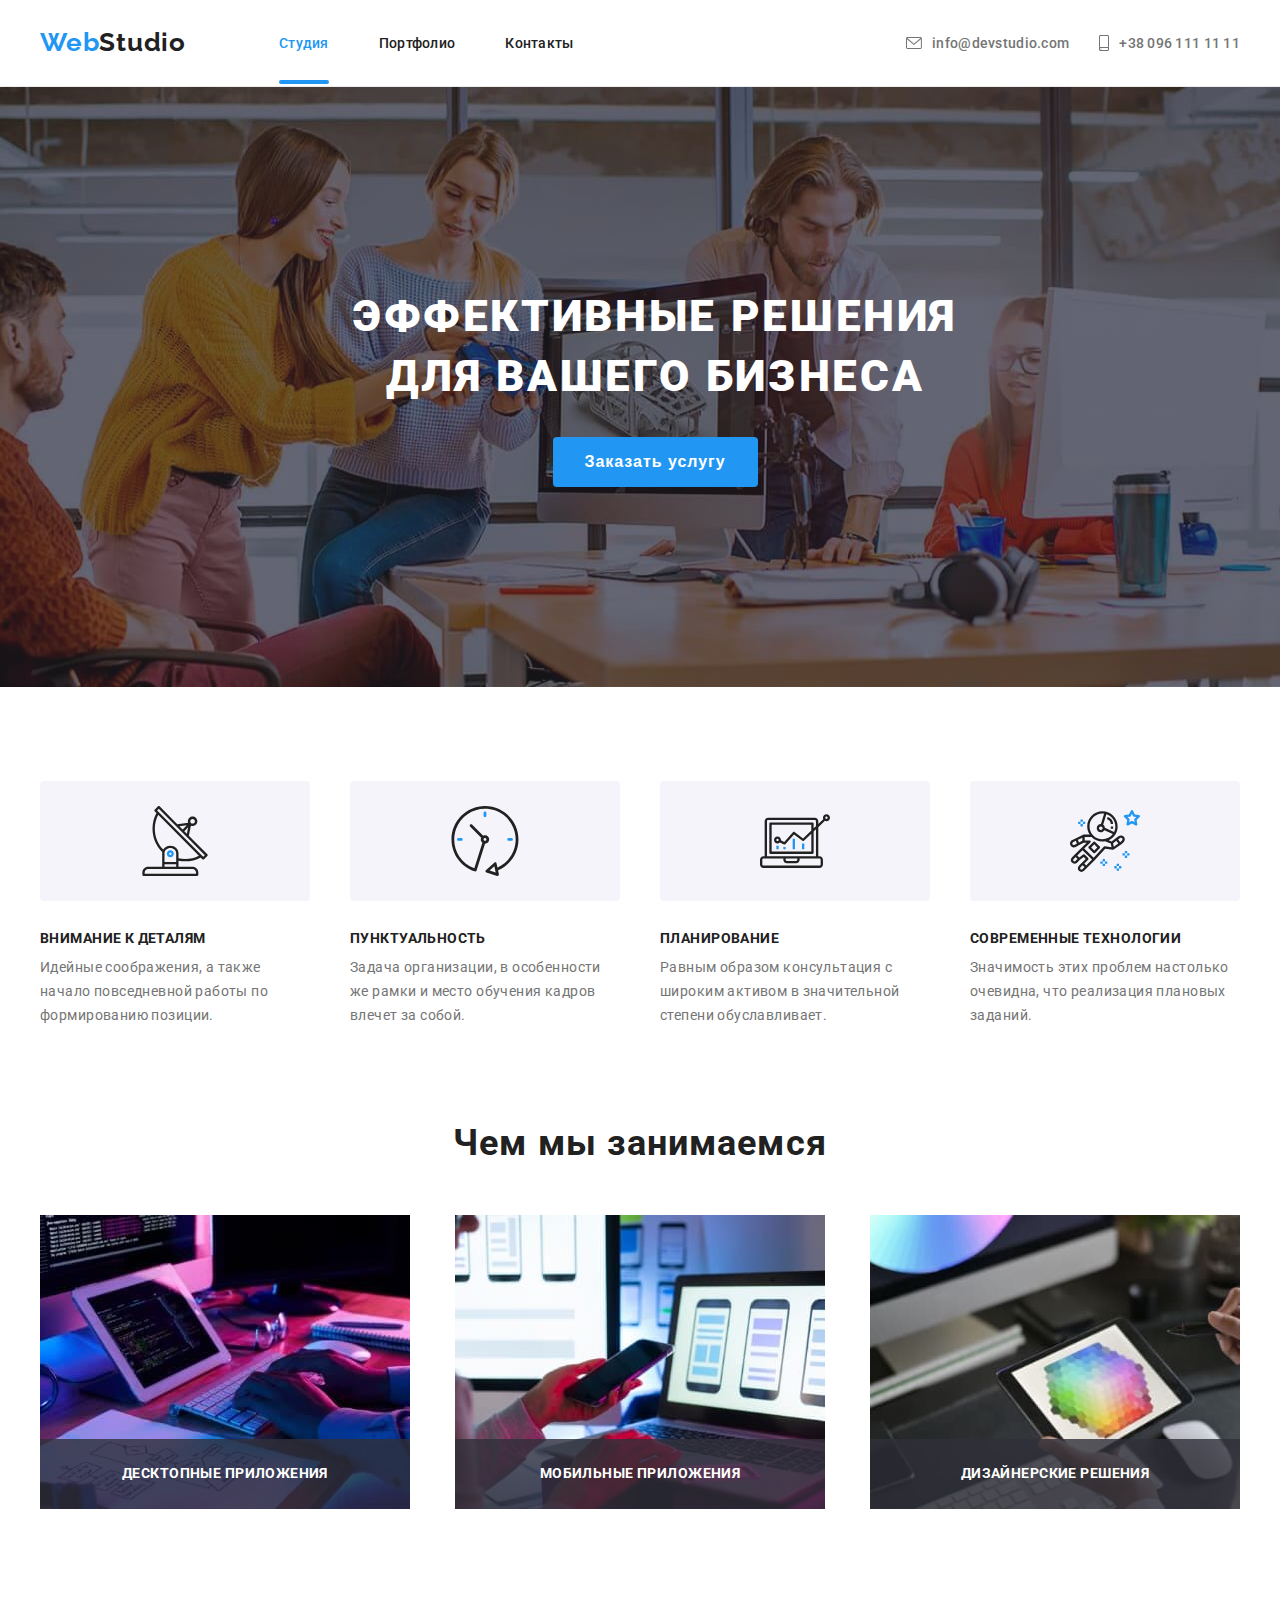
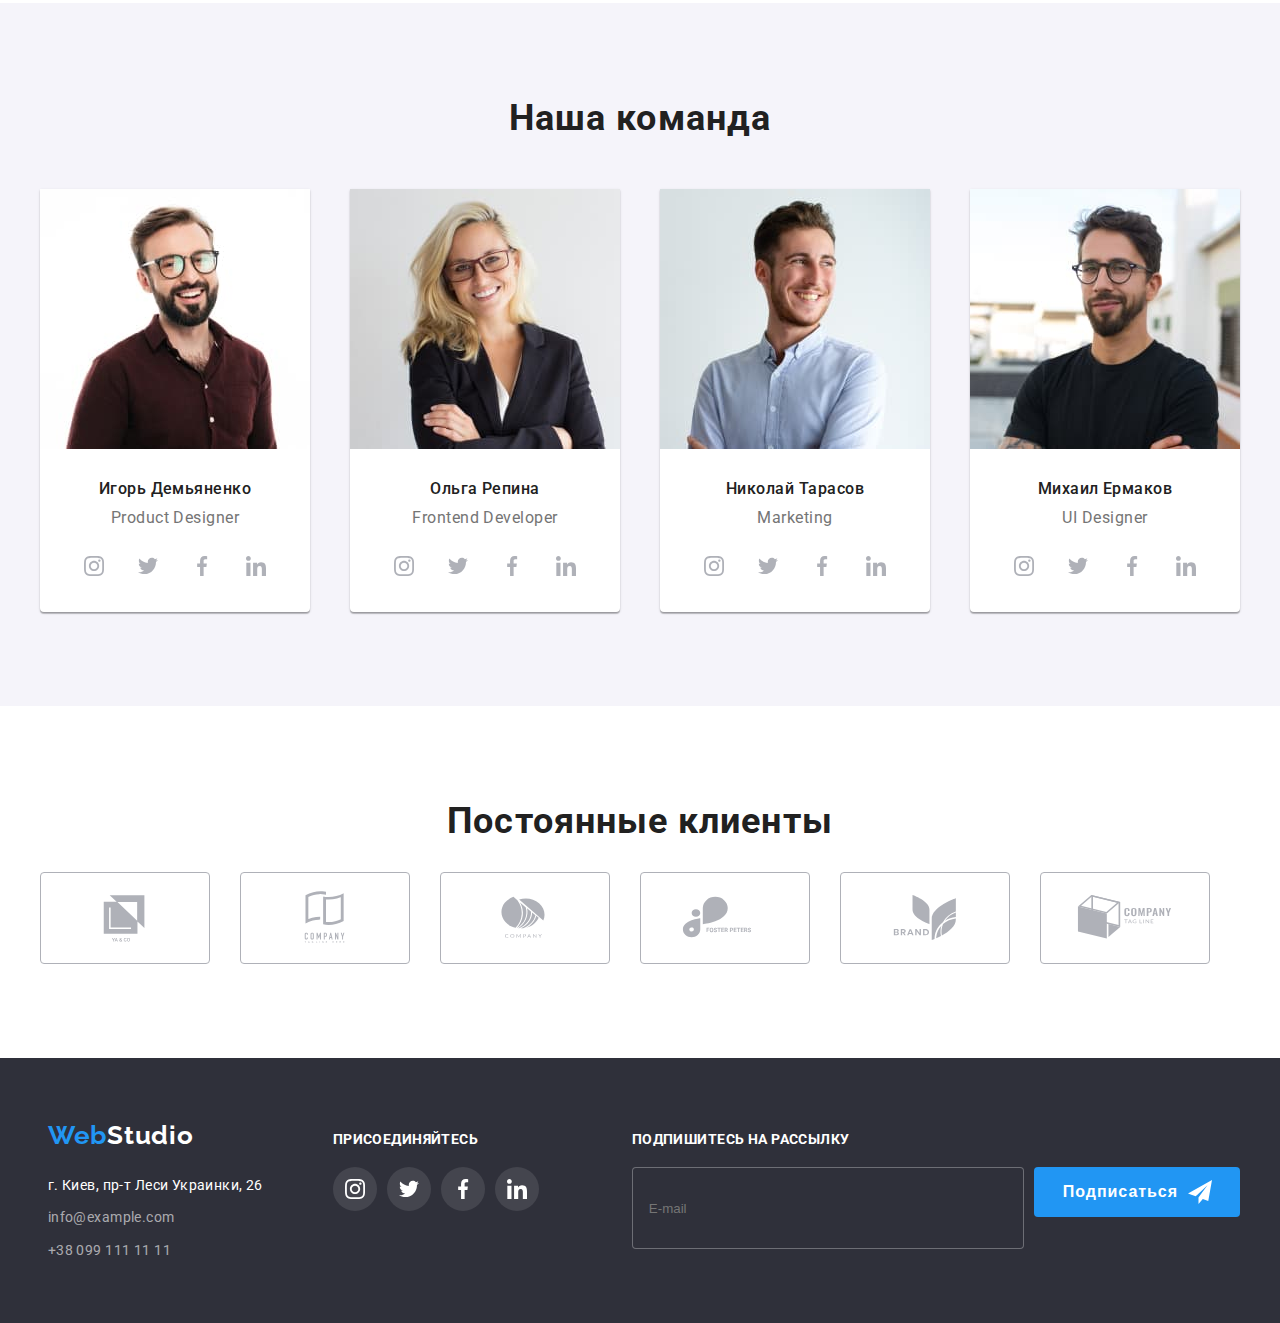
<file: index.html>
<!DOCTYPE html>
<html lang="en">
<head>
    <meta charset="UTF-8">
    <meta http-equiv="X-UA-Compatible" content="IE=edge">
    <meta name="viewport" content="width=device-width, initial-scale=1.0">
    <link rel="preconnect" href="https://fonts.googleapis.com">
    <link rel="preconnect" href="https://fonts.gstatic.com" crossorigin>
    <link href="https://fonts.googleapis.com/css2?family=Raleway:wght@700&family=Roboto:wght@400;500;700;900&display=swap"
    rel="stylesheet">
    <link rel="stylesheet" href="https://cdnjs.cloudflare.com/ajax/libs/modern-normalize/1.1.0/modern-normalize.min.css"
        integrity="sha512-wpPYUAdjBVSE4KJnH1VR1HeZfpl1ub8YT/NKx4PuQ5NmX2tKuGu6U/JRp5y+Y8XG2tV+wKQpNHVUX03MfMFn9Q=="
        crossorigin="anonymous" referrerpolicy="no-referrer" />
    <link rel="stylesheet" href="./css/main.min.css">
    <title>WebStudio</title>
</head>

<body>
    <header class="page-header">
        <div class="page-header__nav container">
            <a  class="page-header__logo" href="./index.html">
                <span class="page-header__logo-web">Web</span><span class="page-header__logo-studio">Studio</span>
            </a>
            <nav class="page-header__menu-mob menu-mob">
                <button class="menu-mob__burger js-open-menu" 
                    type="button" 
                    aria-expanded="false"
                    aria-controls="menu-mobile"
                    data-menu-button>
                    <svg width="40" height="40" aria-label="Переключатель мобильного меню">
                        <use class="menu-mob__icon" href="./images/icons.svg#menu"></use>
                    </svg>
                </button>
                <div class="menu-mob__container js-menu-container" id="menu-mob__container" data-menu>
                    <button class="menu-mob__burger--close js-close-menu">
                        <svg width="19" height="19">
                            <use href="./images/icons.svg#cross"></use>
                        </svg>
                    </button>
                    <ul class="menu-mob__list">
                        <li class="menu-mob__item list-style">
                            <a class="menu-mob__item-link current" href="index.html">Студия</a>
                        </li>
                        <li class="menu-mob__item list-style">
                            <a class="menu-mob__item-link" href="portfolio.html">Портфолио</a>
                        </li>
                        <li class="menu-mob__item list-style">
                            <a class="menu-mob__item-link" href="#">Контакты</a>
                        </li>
                    </ul>
                    <ul class="menu-mob__contact">
                        <li class="menu-mob__contact-item list-style">
                            <a class="contact-item__call" href="tel:+380961111111">+38 096 111 11 11</a>
                        </li>
                        <li class="menu-mob__contact-item list-style">
                            <a class="contact-item__mailto" href="mailto:info@devstudio.com">info@devstudio.com</a>
                        </li>
                    </ul>
                    <ul class="menu-mob__social">
                        <li class="menu-mob__social-item list-style">
                            <a class="menu-mob__social-link" href="#">Instagram</a>
                        </li>
                        <li class="menu-mob__social-item list-style">
                            <a class="menu-mob__social-link" href="#">Twitter</a>
                        </li>
                        <li class="menu-mob__social-item list-style">
                            <a class="menu-mob__social-link" href="#">Facebook</a>
                        </li>
                        <li class="menu-mob__social-item list-style">
                            <a class="menu-mob__social-link" href="#">LinkedIn</a>
                        </li>
                    </ul>
                </div>
                <div class="page-header__menu">
                    <ul class="menu__list">
                        <li class="menu__item list-style">
                            <a class="menu__link current" href="index.html">Студия</a>
                        </li>
                        <li class="menu__item list-style">
                            <a class="menu__link" href="portfolio.html">Портфолио</a>
                        </li>
                        <li class="menu__item list-style">
                            <a class="menu__link" href="#">Контакты</a>
                        </li>
                    </ul>
            </nav>
                    <ul class="menu__contacts">
                        <li class="menu__contact-item list-style">
                            <a class="menu__contact-mailto" href="mailto:info@devstudio.com">
                                <svg class="menu__contact-icon" width="16" height="12">
                                    <use href="./images/icons.svg#icon-envelope"></use>
                                </svg>info@devstudio.com
                            </a>
                        </li>
                        <li class="menu__contact-item list-style">
                            <a class="menu__contact-call" href="tel:+380961111111">
                                <svg class="menu__contact-icon" width="10" height="16">
                                    <use href="./images/icons.svg#icon-smartphone"></use>
                                </svg>+38 096 111 11 11
                            </a>
                        </li>
                    </ul> 
                </div>
        </div>
    </header>
    
    <main>
        <section class="hero">
            <div class="hero__wrapper container" >
                <h1 class="hero__title">Эффективные решения <br> для вашего бизнеса</h1>
                <button class="hero__button" type="button" data-modal-open>Заказать услугу</button>
                <div class="hero__backdrop is-hidden" data-modal>
                    <div class="modal">
                        <button class="modal__close" type="button" data-modal-close>
                            <svg class="modal__icon--cross">
                                <use href="./images/icons.svg#cross"></use>
                            </svg>
                        </button>
                        
                        <h4 class="modal__title">Оставьте свои данные, мы вам перезвоним</h4>
                        <form class="modal__form">
                            <div class="modal__form--field">
                                <label class="modal__form--label" for="name">Имя</label>
                                <input class="modal__form--input" type="text" name="name" id="name">
                                <svg class="modal__form--icon">
                                    <use href="./images/icons.svg#icon-person"></use>
                                </svg>
                            </div>
                            <div class="modal__form--field">
                                <label class="modal__form--label" for="tel">Телефон</label>
                                <input class="modal__form--input" type="tel" name="tel" id="tel">
                                <svg class="modal__form--icon">
                                    <use href="./images/icons.svg#icon-phone"></use>
                                </svg>
                            </div>
                            <div class="modal__form--field">
                                <label class="modal__form--label" for="email">Почта</label>
                                <input class="modal__form--input" type="email" name="email" id="email">
                                <svg class="modal__form--icon">
                                    <use href="./images/icons.svg#icon-email"></use>
                                </svg>
                            </div>
                            <div class="modal__form--field">
                                <label class="modal__form--label" for="comment">Комментарий</label>
                                <textarea class="modal__form--comment" name="comment" id="comment" placeholder="Введите текст"></textarea>
                            </div>
                            <label class="modal__form--conditions" for="form-conditions"> 
                                <input class="modal__checkbox" type="checkbox" name="form-conditions" id="form-conditions">
                                <span class="modal__checkbox--icon">
                                    <svg class="modal__checkbox--icon-check">
                                        <use href="./images/icons.svg#icon-check"></use>
                                    </svg>
                                </span>
                                <span class="modal__checkbox--text">
                                    Соглашаюсь с рассылкой и принимаю
                                    <a class="modal__conditions--link" href="#">Условия договора</a>
                                </span>
                            </label>
                        </form>
                        <button class="modal__button hero__button" type="submit">Отправить</button>
                    </div>
                </div>
            </div>
        </section> 
        
        <section class="feature">
            <div class="feature__wrap">
                <div class="container">
                    <ul class="feature__description">
                        <li class="feature__item list-style">
                            <div class="feature__icon">
                                <svg class="feature__icon-antenna-1" width="70" height="70">
                                    <use href="./images/icons.svg#icon-antenna"></use>
                                </svg>
                            </div>
                            <h3 class="feature__title">Внимание к деталям</h3>
                            <p class="feature__text">Идейные соображения, а также начало повседневной работы по формированию позиции.</p>
                            
                        </li>
                        <li class="feature__item list-style">
                            <div class="feature__icon">
                                <svg class="feature__icon-clock-1" width="70" height="70">
                                    <use href="./images/icons.svg#icon-clock"></use>
                                </svg>
                            </div>
                            <h3 class="feature__title">Пунктуальность</h3>
                            <p class="feature__text">Задача организации, в особенности же рамки и место обучения кадров влечет за собой.</p>
                        </li>
                        <li class="feature__item list-style">
                            <div class="feature__icon">
                                <svg class="feature__icon-diagram-1" width="70" height="70">
                                    <use href="./images/icons.svg#icon-diagram"></use>
                                </svg>
                            </div>
                            <h3 class="feature__title">Планирование</h3>
                            <p class="feature__text">Равным образом консультация с широким активом в значительной степени обуславливает.</p>
                        </li>
                        <li class="feature__item list-style">
                            <div class="feature__icon">
                                <svg class="feature__icon-astronaut-1" width="70" height="70">
                                    <use href="./images/icons.svg#icon-astronaut"></use>
                                </svg>
                            </div>
                            <h3 class="feature__title">Современные технологии</h3>
                            <p class="feature__text">Значимость этих проблем настолько очевидна, что реализация плановых заданий.</p>
                        </li>
                    </ul>
                </div>
            </div>
        </section>

        <section class="work">
            <div class="container">
                <h2 class="work__title">Чем мы занимаемся</h2>
                <ul class="work__description">
                    <li class="work__list list-style">
                        <img class="work__image" 
                            src="./images/desktop/keyboardtablet.jpg" alt="клавиатура планшет" width="370"
                            srcset="./images/desktop/keyboardtablet.jpg 1x, ./images/desktop/keyboardtablet2x.jpg 2x" 
                            media="(min-width:1200px)"/>
                        <div class="work__thumb">
                            <p class="work__text">Десктопные приложения</p>
                        </div>
                    </li>
                    <li class="work__list list-style">
                        <img class="work__image" 
                            src="./images/desktop/notebook.jpg" alt="Ноутбук" width="370"
                            srcset="./images/desktop/notebook.jpg 1x, ./images/desktop/notebook2x.jpg 2x" 
                            media="(min-width:1200px)">
                        <div class="work__thumb">
                            <p class="work__text">Мобильные приложения</p>
                        </div>
                    </li>
                    <li class="work__list list-style">
                        <img class="work__image" 
                            src="./images/desktop/tablet.jpg" alt="Планшет" width="370"
                            srcset="./images/desktop/tablet.jpg 1x, ./images/desktop/tablet2x.jpg 2x"
                            media="(min-width:1200px)">
                        <div class="work__thumb">
                            <p class="work__text">Дизайнерские решения</p>
                        </div>
                    </li>
                </ul>
            </div>
        </section>

        <section class="team">
            <div class="team__wrapp container">
                <h2 class="team__title">Наша команда</h2>
                <ul class="team__block">
                    <li class="team__item list-style">
                        <picture class="team__photo">
                            <source srcset="./images/desktop/man1_1x.jpg 1x, ./images/desktop/man1_2x.jpg 2x" media="(min-width:1200px)"/>
                            <source srcset="./images/tablet/tab-man1_1x.jpg 1x, ./images/tablet/tab-man1_2x.jpg 2x" media="(min-width:768px)"/>
                            <source srcset="./images/mobile/mob-man1_1x.jpg 1x, ./images/mobile/mob-man1_2x.jpg 2x" media="(max-width:767px)"/>
                            <img src="./images/desktop/man1_1x.jpg" alt="Игорь Демьяненко" width="450">
                        </picture>
                        <div class="team__description">
                            <h3 class="team__name">Игорь Демьяненко</h3>
                            <p class="team__position">Product Designer</p>
                            <ul class="team__icons">
                                <li class="team__icon">
                                    <a class="team__link" href="">
                                        <svg width="20" height="20">
                                            <use href="./images/icons.svg#icon-instagram"></use>
                                        </svg>
                                    </a>
                                </li>
                                <li class="team__icon">
                                    <a class="team__link" href="">
                                        <svg width="20" height="20">
                                            <use href="./images/icons.svg#icon-twitter"></use>
                                        </svg>
                                    </a>
                                </li>
                                <li class="team__icon">
                                    <a class="team__link" href="">
                                        <svg width="20" height="20">
                                            <use href="./images/icons.svg#icon-facebook"></use>
                                        </svg>
                                    </a>
                                </li>
                                <li class="team__icon">
                                    <a class="team__link" href="">
                                        <svg width="20" height="20">
                                            <use href="./images/icons.svg#icon-linkedin"></use>
                                        </svg>
                                    </a>
                                </li>
                            </ul>
                        </div>
                    </li>
                    <li class="team__item list-style">
                        <picture class="team__photo">
                            <source srcset="./images/desktop/woman1_1x.jpg 1x, ./images/desktop/woman1_2x.jpg 2x" media="(min-width:1200px)"/>
                            <source srcset="./images/tablet/tab-woman1_1x.jpg 1x, ./images/tablet/tab-woman1_2x.jpg 2x" media="(min-width:768px)"/>
                            <source srcset="./images/mobile/mob-woman1_1x.jpg 1x, ./images/mobile/mob-woman1_2x.jpg 2x" media="(max-width:767px)" />
                            <img src="./images/desktop/woman1_1x.jpg" alt="Ольга Репина" width="450"/>
                        </picture>
                        <div class="team__description">
                            <h3 class="team__name">Ольга Репина</h3>
                            <p class="team__position">Frontend Developer</p>
                            <ul class="team__icons">
                                <li class="team__icon">
                                    <a class="team__link" href="">
                                        <svg width="20" height="20">
                                            <use href="./images/icons.svg#icon-instagram"></use>
                                        </svg>
                                    </a>
                                </li>
                                <li class="team__icon">
                                    <a class="team__link" href="">
                                        <svg width="20" height="20">
                                            <use href="./images/icons.svg#icon-twitter"></use>
                                        </svg>
                                    </a>
                                </li>
                                <li class="team__icon">
                                    <a class="team__link" href="">
                                        <svg width="20" height="20">
                                            <use href="./images/icons.svg#icon-facebook"></use>
                                        </svg>
                                    </a>
                                </li>
                                <li class="team__icon">
                                    <a class="team__link" href="">
                                        <svg width="20" height="20">
                                            <use href="./images/icons.svg#icon-linkedin"></use>
                                        </svg>
                                    </a>
                                </li>
                            </ul>
                        </div>
                    </li>
                    <li class="team__item list-style">
                        <picture class="team__photo">
                            <source srcset="./images/desktop/man2_1x.jpg 1x, ./images/desktop/man2_2x.jpg 2x" media="(min-width:1200px)" />
                            <source srcset="./images/tablet/tab-man2_1x.jpg 1x, ./images/tablet/tab-man2_2x.jpg 2x" media="(min-width:768px)" />
                            <source srcset="./images/mobile/mob-man2_1x.jpg 1x, ./images/mobile/mob-man2_2x.jpg 2x" media="(max-width:767px)" />
                            <img src="./images/desktop/man2_1x.jpg" alt="Николай Тарасов" width="450">
                        </picture>
                        <div class="team__description">
                            <h3 class="team__name">Николай Тарасов</h3>
                            <p class="team__position">Marketing</p>
                            <ul class="team__icons">
                                <li class="team__icon">
                                    <a class="team__link" href="">
                                        <svg width="20" height="20">
                                            <use href="./images/icons.svg#icon-instagram"></use>
                                        </svg>
                                    </a>
                                </li>
                                <li class="team__icon">
                                    <a class="team__link" href="">
                                        <svg width="20" height="20">
                                            <use href="./images/icons.svg#icon-twitter"></use>
                                        </svg>
                                    </a>
                                </li>
                                <li class="team__icon">
                                    <a class="team__link" href="">
                                        <svg width="20" height="20">
                                            <use href="./images/icons.svg#icon-facebook"></use>
                                        </svg>
                                    </a>
                                </li>
                                <li class="team__icon">
                                    <a class="team__link" href="">
                                        <svg width="20" height="20">
                                            <use href="./images/icons.svg#icon-linkedin"></use>
                                        </svg>
                                    </a>
                                </li>
                            </ul>
                        </div>
                    </li>
                    <li class="team__item list-style">
                        <picture class="team__photo">
                            <source srcset="./images/desktop/man3_1x.jpg 1x, ./images/desktop/man3_2x.jpg 2x" media="(min-width:1200px)" />
                            <source srcset="./images/tablet/tab-man3_1x.jpg 1x, ./images/tablet/tab-man3_2x.jpg 2x" media="(min-width:768px)" />
                            <source srcset="./images/mobile/mob-man3_1x.jpg 1x, ./images/mobile/mob-man3_2x.jpg 2x" media="(max-width:767px)" />
                            <img src="./images/desktop/man3_1x.jpg" alt="Михаил Ермаков" width="450">
                        </picture>
                        <div class="team__description">
                            <h3 class="team__name">Михаил Ермаков</h3>
                            <p class="team__position">UI Designer</p>
                            <ul class="team__icons">
                                <li class="team__icon">
                                    <a class="team__link" href="">
                                        <svg width="20" height="20">
                                            <use href="./images/icons.svg#icon-instagram"></use>
                                        </svg>
                                    </a>
                                </li>
                                <li class="team__icon">
                                    <a class="team__link" href="">
                                        <svg width="20" height="20">
                                            <use href="./images/icons.svg#icon-twitter"></use>
                                        </svg>
                                    </a>
                                </li>
                                <li class="team__icon">
                                    <a class="team__link" href="">
                                        <svg width="20" height="20">
                                            <use href="./images/icons.svg#icon-facebook"></use>
                                        </svg>
                                    </a>
                                </li>
                                <li class="team__icon">
                                    <a class="team__link" href="">
                                        <svg width="20" height="20">
                                            <use href="./images/icons.svg#icon-linkedin"></use>
                                        </svg>
                                    </a>
                                </li>
                            </ul>
                        </div>
                    </li>
                </ul>
            </div>
        </section>

        <section class="customer">
            <div class="container">
                <h2 class="customer__title" >Постоянные клиенты</h2>
                <ul class="customer__company list-style">
                    <li class="customer__logo">
                        <a class="customer__link" href="#">
                            <svg class="customer__icon" width="106" height="60">
                                <use href="./images/icons.svg#icon-logo1"></use>
                            </svg>
                        </a>
                    </li>
                    <li class="customer__logo">
                        <a class="customer__link" href="#">
                            <svg class="customer__icon" width="106" height="60">
                                <use href="./images/icons.svg#icon-logo2"></use>
                            </svg>
                        </a>
                    </li>
                    <li class="customer__logo">
                        <a class="customer__link" href="#">
                            <svg class="customer__icon" width="106" height="60">
                                <use href="./images/icons.svg#icon-logo3"></use>
                            </svg>
                        </a>
                    </li>
                    <li class="customer__logo">
                        <a class="customer__link" href="#">
                            <svg class="customer__icon" width="106" height="60">
                                <use href="./images/icons.svg#icon-logo4"></use>
                            </svg>
                        </a>
                    </li>
                    <li class="customer__logo">
                        <a class="customer__link" href="#">
                            <svg class="customer__icon" width="106" height="60">
                                <use href="./images/icons.svg#icon-logo5"></use>
                            </svg>
                        </a>
                    </li>
                    <li class="customer__logo">
                        <a class="customer__link" href="#">
                            <svg class="customer__icon" width="106" height="60">
                                <use href="./images/icons.svg#icon-logo6"></use>
                            </svg>
                        </a>
                    </li>
                </ul>
            </div>
        </section>
    </main>
 
    <footer>
        <div class="page-footer container">
            <div class="page-footer-tab">
                <div class="page-footer__content">
                    <a class="page-footer__logo" href="#logo">
                        <span class="page-footer__logo--web">Web</span><span class="page-footer__logo--studio">Studio</span>
                    </a>
                    <address class="page-footer__address">г. Киев, пр-т Леси Украинки, 26</address>
                    <ul class="page-footer__contact">
                        <li class="page-footer__contact-item">
                            <a class="page-footer__contact-link" href="mailto:info@example.com">info@example.com</a>
                        </li>
                        <li class="page-footer__contact-item">
                            <a class="page-footer__contact-link" href="tel:+380991111111">+38 099 111 11 11</a>
                        </li>
                    </ul>
                </div>
                <div class="page-footer__join">
                    <h3 class="page-footer__title">присоединяйтесь</h3>
                    <ul class="page-footer__social">
                        <li class="page-footer__social-item">
                            <a class="page-footer__social-link" href="#">
                                <svg width="20" height="20">
                                    <use href="./images/icons.svg#icon-instagram"></use>
                                </svg>
                            </a>
                        </li>
                        <li class="page-footer__social-item">
                            <a class="page-footer__social-link" href="#">
                                <svg width="20" height="20">
                                    <use href="./images/icons.svg#icon-twitter"></use>
                                </svg>
                            </a>
                        </li>
                        <li class="page-footer__social-item">
                            <a class="page-footer__social-link" href="#">
                                <svg width="20" height="20">
                                    <use href="./images/icons.svg#icon-facebook"></use>
                                </svg>
                            </a>
                        </li>
                        <li class="page-footer__social-item">
                            <a class="page-footer__social-link" href="#">
                                <svg width="20" height="20">
                                    <use href="./images/icons.svg#icon-linkedin"></use>
                                </svg>
                            </a>
                        </li>
                    </ul>
                </div>
            </div>
            <div class="page-footer__signature">
                <h3 class="page-footer__title">Подпишитесь на рассылку</h3>
                <div class="page-footer__signature-field">
                    <form action="page-footer__signature-form">
                        <input class="page-footer__signature-email" type="email" name="email" placeholder="E-mail">
                    </form>
                    <button class="page-footer__button hero__button" type="button">Подписаться
                        <svg class="page-footer__icon-send" width="24" height="24">
                            <use href="./images/icons.svg#icon-send"></use>
                        </svg>
                    </button>
                </div>
            </div>
        </div>
    </footer>

    <script src="./js/menu.js"></script>
    <script src="./js/modal.js"></script>

</body>
</html>
</file>
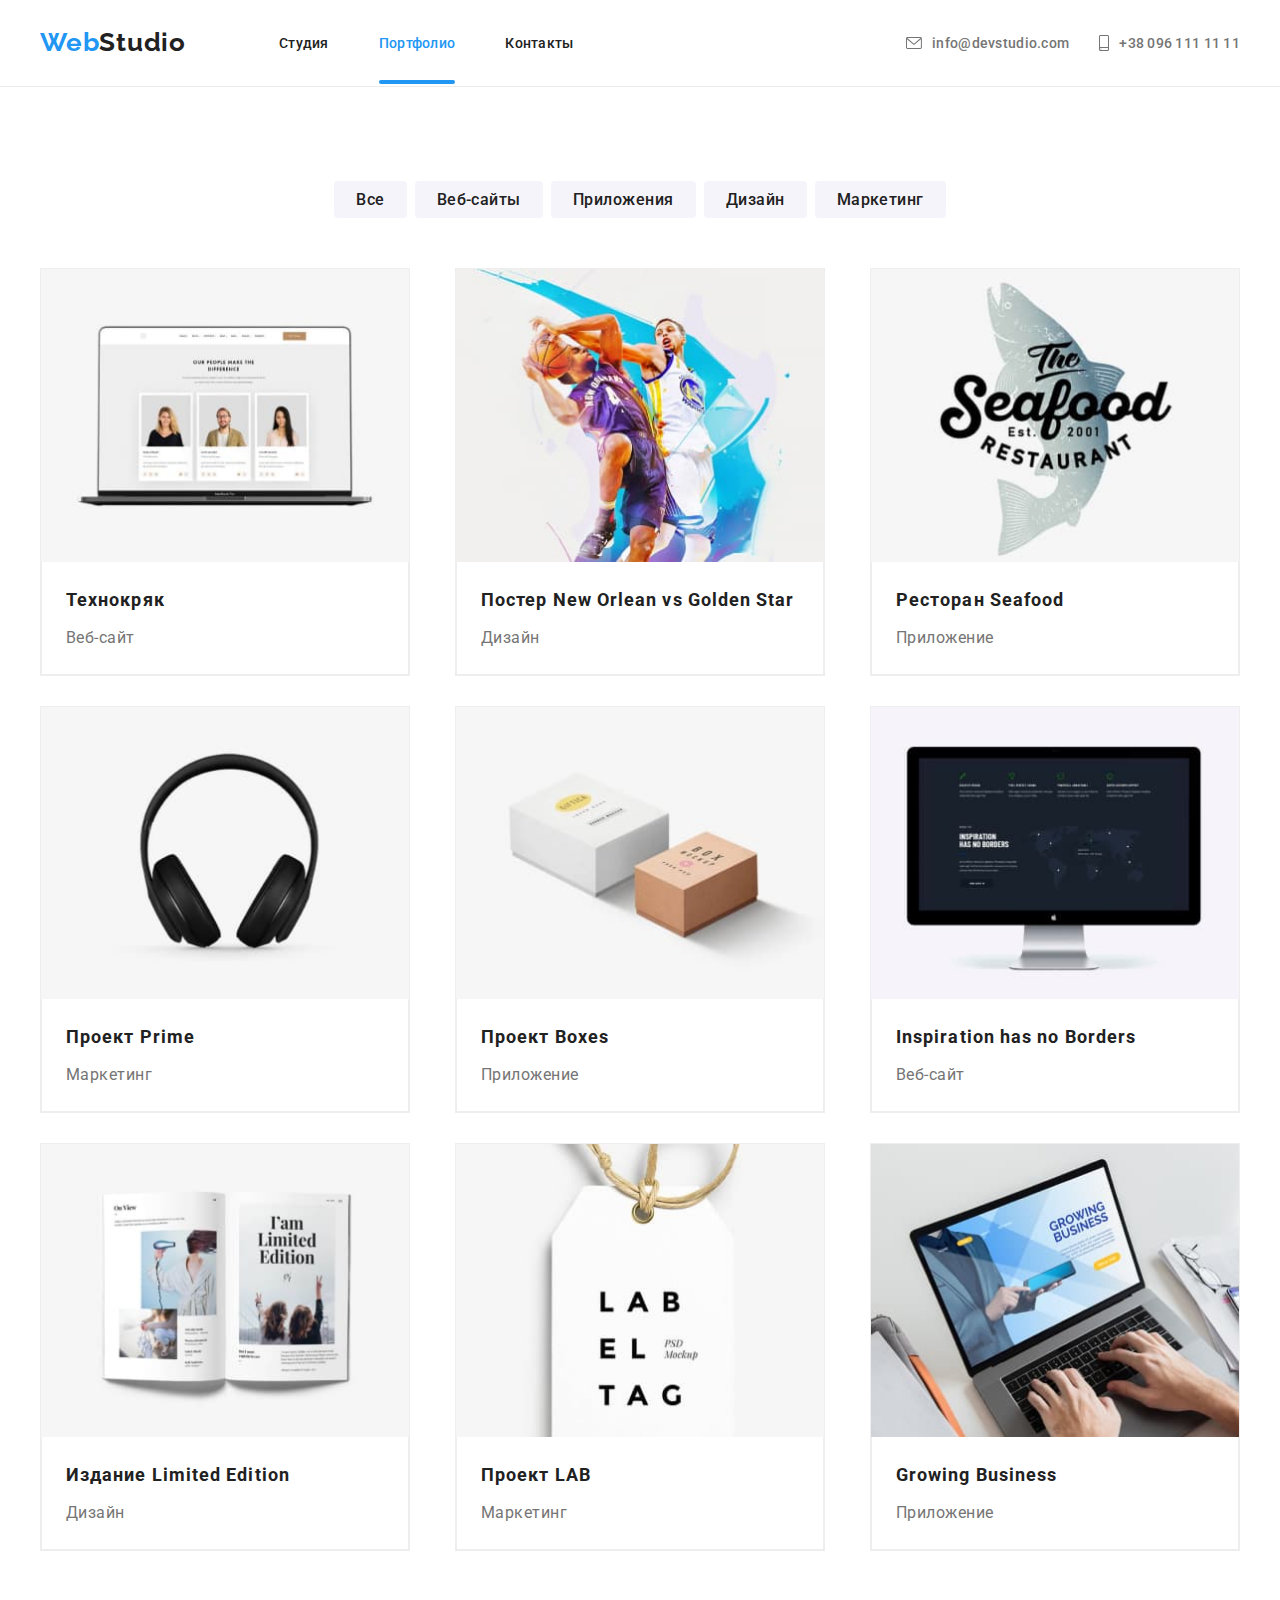
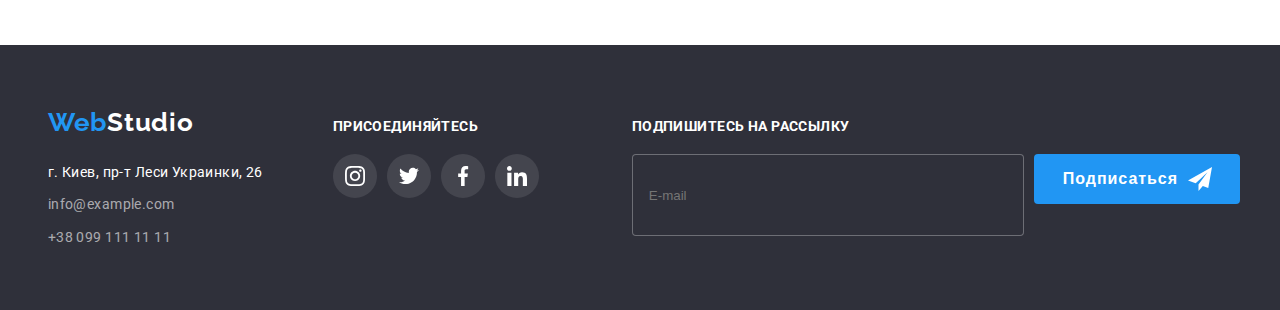
<file: portfolio.html>
<!DOCTYPE html>
<html lang="en">
<head>
    <meta charset="UTF-8">
    <meta http-equiv="X-UA-Compatible" content="IE=edge">
    <meta name="viewport" content="width=device-width, initial-scale=1.0">
    <link rel="preconnect" href="https://fonts.googleapis.com">
    <link rel="preconnect" href="https://fonts.gstatic.com" crossorigin>
    <link href="https://fonts.googleapis.com/css2?family=Raleway:wght@700&family=Roboto:wght@400;500;700;900&display=swap"
    rel="stylesheet">
    <link rel="stylesheet" href="https://cdnjs.cloudflare.com/ajax/libs/modern-normalize/1.1.0/modern-normalize.min.css"
        integrity="sha512-wpPYUAdjBVSE4KJnH1VR1HeZfpl1ub8YT/NKx4PuQ5NmX2tKuGu6U/JRp5y+Y8XG2tV+wKQpNHVUX03MfMFn9Q=="
        crossorigin="anonymous" referrerpolicy="no-referrer" />
    <link rel="stylesheet" href="./css/main.min.css">
    <title>Portfolio</title>
</head>

<body>
    <header class="page-header">
        <div class="page-header__nav container">
            <a class="page-header__logo" href="./index.html">
                <span class="page-header__logo-web">Web</span><span class="page-header__logo-studio">Studio</span>
            </a>
            <nav class="page-header__menu-mob menu-mob">
                <button class="menu-mob__burger js-open-menu" type="button" aria-expanded="false"
                    aria-controls="menu-mobile" data-menu-button>
                    <svg width="40" height="40" aria-label="Переключатель мобильного меню">
                        <use class="menu-mob__icon" href="./images/icons.svg#menu"></use>
                    </svg>
                </button>
                <div class="menu-mob__container js-menu-container" id="menu-mob__container" data-menu>
                    <button class="menu-mob__burger--close js-close-menu">
                        <svg width="19" height="19">
                            <use href="./images/icons.svg#cross"></use>
                        </svg>
                    </button>
                    <ul class="menu-mob__list">
                        <li class="menu-mob__item list-style">
                            <a class="menu-mob__item-link" href="index.html">Студия</a>
                        </li>
                        <li class="menu-mob__item list-style">
                            <a class="menu-mob__item-link current" href="portfolio.html">Портфолио</a>
                        </li>
                        <li class="menu-mob__item list-style">
                            <a class="menu-mob__item-link" href="#">Контакты</a>
                        </li>
                    </ul>
                    <ul class="menu-mob__contact">
                        <li class="menu-mob__contact-item list-style">
                            <a class="contact-item__call" href="tel:+380961111111">+38 096 111 11 11</a>
                        </li>
                        <li class="menu-mob__contact-item list-style">
                            <a class="contact-item__mailto" href="mailto:info@devstudio.com">info@devstudio.com</a>
                        </li>
                    </ul>
                    <ul class="menu-mob__social">
                        <li class="menu-mob__social-item list-style">
                            <a class="menu-mob__social-link" href="#">Instagram</a>
                        </li>
                        <li class="menu-mob__social-item list-style">
                            <a class="menu-mob__social-link" href="#">Twitter</a>
                        </li>
                        <li class="menu-mob__social-item list-style">
                            <a class="menu-mob__social-link" href="#">Facebook</a>
                        </li>
                        <li class="menu-mob__social-item list-style">
                            <a class="menu-mob__social-link" href="#">LinkedIn</a>
                        </li>
                    </ul>
                </div>
                <div class="page-header__menu">
                    <ul class="menu__list">
                        <li class="menu__item list-style">
                            <a class="menu__link" href="index.html">Студия</a>
                        </li>
                        <li class="menu__item list-style">
                            <a class="menu__link current" href="portfolio.html">Портфолио</a>
                        </li>
                        <li class="menu__item list-style">
                            <a class="menu__link" href="#">Контакты</a>
                        </li>
                    </ul>
            </nav>
            <ul class="menu__contacts">
                <li class="menu__contact-item list-style">
                    <a class="menu__contact-mailto" href="mailto:info@devstudio.com">
                        <svg class="menu__contact-icon" width="16" height="12">
                            <use href="./images/icons.svg#icon-envelope"></use>
                        </svg>info@devstudio.com
                    </a>
                </li>
                <li class="menu__contact-item list-style">
                    <a class="menu__contact-call" href="tel:+380961111111">
                        <svg class="menu__contact-icon" width="10" height="16">
                            <use href="./images/icons.svg#icon-smartphone"></use>
                        </svg>+38 096 111 11 11
                    </a>
                </li>
            </ul>
        </div>
        </div>
    </header>
    
    <main>
        <section class="gallary">
            <div class="container">   
                <h1 class="visually-hidden ">Портфолио работ</h1>    
                <ul class="filter__group">
                    <li class="filter__item">
                        <button class="filter__button" type="button">Все</button></li>
                    <li class="filter__item">
                        <button class="filter__button" type="button">Веб-сайты</button></li>
                    <li class="filter__item">
                        <button class="filter__button" type="button">Приложения</button></li>
                    <li class="filter__item">
                        <button class="filter__button" type="button">Дизайн</button></li>
                    <li class="filter__item">
                        <button class="filter__button" type="button">Маркетинг</button></li>
                </ul>
                <ul class="gallary__list">
                    <li class="gallary__card list-style">
                        <a class="gallary__link" href="#">
                        <div class="gallary__thumb">
                            <picture class="gallary__image">
                                <source srcset="./images/desktop/portfolio/technokryak.jpg 1x, ./images/desktop/portfolio/technokryak2x.jpg 2x" 
                                        media="(min-width:1200px)" />
                                <source srcset="./images/tablet/tab_portfolio/technokryak1x.jpg 1x, ./images/tablet/tab_portfolio/technokryak2x.jpg 2x" 
                                        media="(min-width:768px)" />
                                <source srcset="./images/mobile/mob_portfolio/technokryak1x.jpg 1x, ./images/mobile/mob_portfolio/technokryak2x.jpg 2x" 
                                        media="(max-width:767px)" />
                                <img src="./images/desktop/portfolio/technokryak.jpg" alt="сайт компании" width="450">
                            </picture>
                            <div class="gallary__overlay">
                                <p class="gallary__text">Технокряк это современная площадка распространения коронавируса. Компании используют эту платформу для цифрового
                                шпионажа и атак на защищённые сервера конкурентов.</p>
                            </div>
                        </div>
                            <div class="gallary__name tk">
                                <h2 class="gallary__project">Технокряк</h2>
                                <p class="gallary__kind">Веб-сайт</p>
                            </div>
                        </a>
                    </li>
                    <li class="gallary__card list-style">
                        <a class="gallary__link" href="#">
                            <div class="gallary__thumb">
                                <picture class="gallary__image">
                                    <source srcset="./images/desktop/portfolio/goldenstar.jpg 1x, ./images/desktop/portfolio/goldenstar2x.jpg 2x"
                                            media="(min-width:1200px)" />
                                    <source srcset="./images/tablet/tab_portfolio/tab-goldenstar1x.jpg 1x, ./images/tablet/tab_portfolio/tab-goldenstar2x.jpg 2x"
                                            media="(min-width:768px)" />
                                    <source srcset="./images/mobile/mob_portfolio/mob-goldenstar1x.jpg 1x, ./images/mobile/mob_portfolio/mob-goldenstar2x.jpg 2x"
                                            media="(max-width:767px)" />
                                    <img src="./images/desktop/portfolio/goldenstar.jpg" alt="баскетболисты" width="450">
                                </picture>
                                <div class="gallary__overlay">
                                    <p class="gallary__text">Технокряк это современная площадка распространения коронавируса. Компании используют эту
                                    платформу для цифрового
                                    шпионажа и атак на защищённые сервера конкурентов.</p>
                                </div>
                            </div>
                            <div class="gallary__name">
                                <h2 class="gallary__project">Постер New Orlean vs Golden Star</h2>
                                <p class="gallary__kind">Дизайн</p>
                            </div>    
                        </a>
                    </li>
                    <li class="gallary__card list-style">
                        <a class="gallary__link" href="#">
                            <div class="gallary__thumb">
                                <picture class="gallary__image">
                                    <source srcset="./images/desktop/portfolio/seafood.jpg 1x, ./images/desktop/portfolio/seafood2x.jpg 2x"
                                        media="(min-width:1200px)" />
                                    <source
                                        srcset="./images/tablet/tab_portfolio/tab-seafood1x.jpg 1x, ./images/tablet/tab_portfolio/tab-seafood2x.jpg 2x"
                                        media="(min-width:768px)" />
                                    <source
                                        srcset="./images/mobile/mob_portfolio/mob-seafood1x.jpg 1x, ./images/mobile/mob_portfolio/mob-seafood2x.jpg 2x"
                                        media="(max-width:767px)" />
                                    <img src="./images/desktop/portfolio/seafood.jpg" alt="рыбный ресторан" width="450">
                                </picture>
                                 <div class="gallary__overlay">
                                    <p class="gallary__text">Технокряк это современная площадка распространения коронавируса. Компании используют эту
                                        платформу для цифрового
                                        шпионажа и атак на защищённые сервера конкурентов.</p>
                                </div>
                            </div>
                            <div class="gallary__name">
                                <h2 class="gallary__project">Ресторан Seafood</h2>
                                <p class="gallary__kind">Приложение</p>
                            </div>
                        </a>
                    </li>
                    <li class="gallary__card list-style">
                        <a class="gallary__link" href="#">
                            <div class="gallary__thumb">
                                <picture class="gallary__image">
                                    <source srcset="./images/desktop/portfolio/prime.jpg 1x, ./images/desktop/portfolio/prime2x.jpg 2x"
                                        media="(min-width:1200px)" />
                                    <source
                                        srcset="./images/tablet/tab_portfolio/tab-prime1x.jpg 1x, ./images/tablet/tab_portfolio/tab-prime2x.jpg 2x"
                                        media="(min-width:768px)" />
                                    <source
                                        srcset="./images/mobile/mob_portfolio/mob-prime1x.jpg 1x, ./images/mobile/mob_portfolio/mob-prime2x.jpg 2x"
                                        media="(max-width:767px)" />
                                    <img src="./images/desktop/portfolio/prime.jpg" alt="наушники" width="450">
                                </picture>
                                <div class="gallary__overlay">
                                    <p class="gallary__text">Технокряк это современная площадка распространения коронавируса. Компании используют эту
                                    платформу для цифрового
                                    шпионажа и атак на защищённые сервера конкурентов.</p>
                                </div>
                            </div>
                            <div class="gallary__name">
                                <h2 class="gallary__project">Проект Prime</h2>
                                <p class="gallary__kind">Маркетинг</p>
                            </div>
                        </a>
                    </li>
                    <li class="gallary__card list-style">
                        <a class="gallary__link" href="#">
                            <div class="gallary__thumb">
                                <picture class="gallary__image">
                                    <source srcset="./images/desktop/portfolio/boxes.jpg 1x, ./images/desktop/portfolio/boxes2x.jpg 2x"
                                        media="(min-width:1200px)" />
                                    <source srcset="./images/tablet/tab_portfolio/tab-boxes1x.jpg 1x, ./images/tablet/tab_portfolio/tab-boxes2x.jpg 2x"
                                        media="(min-width:768px)" />
                                    <source srcset="./images/mobile/mob_portfolio/mob-boxes1x.jpg 1x, ./images/mobile/mob_portfolio/mob-boxes2x.jpg 2x"
                                        media="(max-width:767px)" />
                                    <img src="./images/desktop/portfolio/boxes.jpg" alt="коробки" width="450">
                                </picture>
                                <div class="gallary__overlay">
                                    <p class="gallary__text">Технокряк это современная площадка распространения коронавируса. Компании используют эту
                                        платформу для цифрового
                                        шпионажа и атак на защищённые сервера конкурентов.</p>
                                </div>
                            </div>
                            <div class="gallary__name">
                                <h2 class="gallary__project">Проект Boxes</h2>
                                <p class="gallary__kind">Приложение</p>
                            </div>
                        </a>
                    </li>
                    <li class="gallary__card list-style">
                        <a class="gallary__link" href="#">
                            <div class="gallary__thumb">
                                <picture class="gallary__image">
                                    <source srcset="./images/desktop/portfolio/noborders.jpg 1x, ./images/desktop/portfolio/noborders2x.jpg 2x"
                                        media="(min-width:1200px)" />
                                    <source srcset="./images/tablet/tab_portfolio/tab-noborders1x.jpg 1x, ./images/tablet/tab_portfolio/tab-noborders2x.jpg 2x"
                                        media="(min-width:768px)" />
                                    <source srcset="./images/mobile/mob_portfolio/mob-noborders1x.jpg 1x, ./images/mobile/mob_portfolio/mob-noborders2x.jpg 2x"
                                        media="(max-width:767px)" />
                                    <img src="./images/desktop/portfolio/noborders.jpg" alt="монитор" width="450">
                                </picture>
                                <div class="gallary__overlay">
                                    <p class="gallary__text">Технокряк это современная площадка распространения коронавируса. Компании используют эту
                                        платформу для цифрового
                                        шпионажа и атак на защищённые сервера конкурентов.</p>
                                </div>
                            </div>
                            <div class="gallary__name">
                                <h2 class="gallary__project">Inspiration has no Borders</h2>
                                <p class="gallary__kind">Веб-сайт</p>
                            </div>
                        </a>
                    </li>
                    <li class="gallary__card list-style">
                        <a class="gallary__link" href="#">
                            <div class="gallary__thumb">
                                <picture class="gallary__image">
                                    <source srcset="./images/desktop/portfolio/limitededition.jpg 1x, ./images/desktop/portfolio/limitededition2x.jpg 2x"
                                        media="(min-width:1200px)" />
                                    <source
                                        srcset="./images/tablet/tab_portfolio/tab-limitededition1x.jpg 1x, ./images/tablet/tab_portfolio/tab-limitededition2x.jpg 2x"
                                        media="(min-width:768px)" />
                                    <source
                                        srcset="./images/mobile/mob_portfolio/mob-limitededition1x.jpg 1x, ./images/mobile/mob_portfolio/mob-limitededition2x.jpg 2x"
                                        media="(max-width:767px)" />
                                    <img src="./images/desktop/portfolio/limitededition.jpg" alt="книга" width="450">
                                </picture>
                                <div class="gallary__overlay">
                                    <p class="gallary__text">Технокряк это современная площадка распространения коронавируса. Компании используют эту
                                        платформу для цифрового
                                        шпионажа и атак на защищённые сервера конкурентов.</p>
                                </div>
                            </div>
                            <div class="gallary__name">
                                <h2 class="gallary__project">Издание Limited Edition</h2>
                                <p class="gallary__kind">Дизайн</p>
                            </div>
                        </a>
                    </li>
                    <li class="gallary__card list-style">
                        <a class="gallary__link" href="#">
                            <div class="gallary__thumb">
                                <picture class="gallary__image">
                                    <source
                                        srcset="./images/desktop/portfolio/lab.jpg 1x, ./images/desktop/portfolio/lab2x.jpg 2x"
                                        media="(min-width:1200px)" />
                                    <source
                                        srcset="./images/tablet/tab_portfolio/tab-lab1x.jpg 1x, ./images/tablet/tab_portfolio/tab-lab2x.jpg 2x"
                                        media="(min-width:768px)" />
                                    <source
                                        srcset="./images/mobile/mob_portfolio/mob-lab1x.jpg 1x, ./images/mobile/mob_portfolio/mob-lab2x.jpg 2x"
                                        media="(max-width:767px)" />
                                    <img src="./images/desktop/portfolio/lab.jpg" alt="ярлык" width="450">
                                </picture>
                                <div class="gallary__overlay">
                                    <p class="gallary__text">Технокряк это современная площадка распространения коронавируса. Компании используют эту
                                        платформу для цифрового
                                        шпионажа и атак на защищённые сервера конкурентов.</p>
                                </div>
                            </div>
                            <div class="gallary__name">
                                <h2 class="gallary__project">Проект LAB</h2>
                                <p class="gallary__kind">Маркетинг</p>
                            </div>
                        </a>
                    </li>
                    <li class="gallary__card list-style">
                        <a class="gallary__link" href="#">
                            <div class="gallary__thumb">
                                <picture class="gallary__image">
                                    <source srcset="./images/desktop/portfolio/growingbusiness.jpg 1x, ./images/desktop/portfolio/growingbusiness2x.jpg 2x"
                                        media="(min-width:1200px)" />
                                    <source srcset="./images/tablet/tab_portfolio/tab-growingbusiness1x.jpg 1x, ./images/tablet/tab_portfolio/tab-growingbusiness2x.jpg 2x"
                                        media="(min-width:768px)" />
                                    <source srcset="./images/mobile/mob_portfolio/mob-growingbusiness1x.jpg 1x, ./images/mobile/mob_portfolio/mob-growingbusiness2x.jpg 2x"
                                        media="(max-width:767px)" />
                                    <img src="./images/desktop/portfolio/growingbusiness.jpg" alt="ноутбук" width="450">
                                </picture>
                                <div class="gallary__overlay">
                                    <p class="gallary__text">Технокряк это современная площадка распространения коронавируса. Компании используют эту
                                        платформу для цифрового
                                        шпионажа и атак на защищённые сервера конкурентов.</p>
                                </div>
                            </div>
                            <div class="gallary__name">
                                <h2 class="gallary__project">Growing Business</h2>
                                <p class="gallary__kind">Приложение</p>
                            </div>
                        </a>
                    </li>
                </ul>
            </div>
        </section>
    </main>
    
    <footer>
        <div class="page-footer container">
            <div class="page-footer-tab">
                <div class="page-footer__content">
                    <a class="page-footer__logo" href="#logo">
                        <span class="page-footer__logo--web">Web</span><span class="page-footer__logo--studio">Studio</span>
                    </a>
                    <address class="page-footer__address">г. Киев, пр-т Леси Украинки, 26</address>
                    <ul class="page-footer__contact">
                        <li class="page-footer__contact-item">
                            <a class="page-footer__contact-link" href="mailto:info@example.com">info@example.com</a>
                        </li>
                        <li class="page-footer__contact-item">
                            <a class="page-footer__contact-link" href="tel:+380991111111">+38 099 111 11 11</a>
                        </li>
                    </ul>
                </div>
                <div class="page-footer__join">
                    <h3 class="page-footer__title">присоединяйтесь</h3>
                    <ul class="page-footer__social">
                        <li class="page-footer__social-item">
                            <a class="page-footer__social-link" href="#">
                                <svg width="20" height="20">
                                    <use href="./images/icons.svg#icon-instagram"></use>
                                </svg>
                            </a>
                        </li>
                        <li class="page-footer__social-item">
                            <a class="page-footer__social-link" href="#">
                                <svg width="20" height="20">
                                    <use href="./images/icons.svg#icon-twitter"></use>
                                </svg>
                            </a>
                        </li>
                        <li class="page-footer__social-item">
                            <a class="page-footer__social-link" href="#">
                                <svg width="20" height="20">
                                    <use href="./images/icons.svg#icon-facebook"></use>
                                </svg>
                            </a>
                        </li>
                        <li class="page-footer__social-item">
                            <a class="page-footer__social-link" href="#">
                                <svg width="20" height="20">
                                    <use href="./images/icons.svg#icon-linkedin"></use>
                                </svg>
                            </a>
                        </li>
                    </ul>
                </div>
            </div>
            <div class="page-footer__signature">
                <h3 class="page-footer__title">Подпишитесь на рассылку</h3>
                <div class="page-footer__signature-field">
                    <form action="page-footer__signature-form">
                        <input class="page-footer__signature-email" type="email" name="email" placeholder="E-mail">
                    </form>
                    <button class="page-footer__button hero__button" type="button">Подписаться
                        <svg class="page-footer__icon-send" width="24" height="24">
                            <use href="./images/icons.svg#icon-send"></use>
                        </svg>
                    </button>
                </div>
            </div>
        </div>
    </footer>

    <script src="./js/menu.js"></script>

</body>
</html>
</file>
<file: css/main.min.css>
body{font-family:"roboto", sans-serif;color:#212121;background-color:#ffffff}.body.modal-open{overflow:hidden}*{margin:0;padding:0}h1 h2 h3 h4 h5 h6 p ul{margin:0;padding:0;text-decoration:none}.list-style{margin:0;padding:0;list-style:none}img{display:block;max-width:100%;height:auto}button{cursor:pointer}.container{width:100%;padding:0 15px;margin:0 auto}@media screen and (min-width: 480px){.container{width:480px}}@media screen and (min-width: 768px){.container{width:768px}}@media screen and (min-width: 1200px){.container{width:1200px}}.visually-hidden{position:absolute;clip:rect(0 0 0 0);width:1px;height:1px;margin:-1px}.page-header{border-bottom:1px solid #ECECEC;width:100%}.page-header__nav{display:-webkit-box;display:-ms-flexbox;display:flex;-webkit-box-align:center;-ms-flex-align:center;align-items:center;-webkit-box-pack:justify;-ms-flex-pack:justify;justify-content:space-between}@media (min-width: 768px){.page-header__nav{-webkit-box-pack:left;-ms-flex-pack:left;justify-content:left}}.page-header__logo{padding:16px 0;font-family:Raleway;font-weight:bold;font-size:24px;line-height:1.375;letter-spacing:0.03em;text-decoration:none}@media (min-width: 768px){.page-header__logo{padding:25px 0;margin-right:88px}}@media (min-width: 1200px){.page-header__logo{font-size:26px;line-height:1.38;margin-right:93px}}.page-header__logo-web{color:#2196f3}.page-header__logo-studio{color:#212121}.page-footer__logo{font-family:Raleway;font-weight:bold;font-size:24px;line-height:1.16;letter-spacing:0.03em;text-decoration:none}@media (min-width: 1200px){.page-footer__logo{font-size:26px;line-height:1.38}}.page-footer__logo--web{color:#2196f3}.page-footer__logo--studio{color:#fff}@media (min-width: 768px){.menu-mob__container{display:none}}.menu-mob__burger{border:none;padding:0;background-color:transparent;cursor:pointer;-webkit-transition:250ms cubic-bezier(0.4, 0, 0.2, 1);transition:250ms cubic-bezier(0.4, 0, 0.2, 1)}.menu-mob__burger:hover,.menu-mob__burger:focus{fill:#2196f3}@media (min-width: 768px){.menu-mob__burger{display:none}}.menu-mob__burger--close{position:absolute;top:21px;right:25px;border:none;padding:0;background-color:transparent;cursor:pointer;-webkit-transition:250ms cubic-bezier(0.4, 0, 0.2, 1);transition:250ms cubic-bezier(0.4, 0, 0.2, 1)}.menu-mob__burger--close:hover,.menu-mob__burger--close:focus{fill:#2196f3}.menu-mob__item-link{font-style:normal;font-weight:500;font-size:40px;line-height:1.175;letter-spacing:0.02em;text-decoration:none;color:#212121;-webkit-transition:250ms cubic-bezier(0.4, 0, 0.2, 1);transition:250ms cubic-bezier(0.4, 0, 0.2, 1)}.menu-mob__item-link:hover,.menu-mob__item-link:focus{color:#2196f3;-webkit-transition:250ms cubic-bezier(0.4, 0, 0.2, 1);transition:250ms cubic-bezier(0.4, 0, 0.2, 1)}.menu-mob__item:not(:last-child){margin-bottom:35px}.menu-mob__container{display:-webkit-box;display:-ms-flexbox;display:flex;-webkit-box-orient:vertical;-webkit-box-direction:normal;-ms-flex-direction:column;flex-direction:column;position:fixed;top:0;left:0;width:100vw;height:100vh;padding:48px 40px;background:#fff;z-index:99;-webkit-transform:translateX(100%);transform:translateX(100%);-webkit-transition:-webkit-transform 250ms ease-in-out;transition:-webkit-transform 250ms ease-in-out;transition:transform 250ms ease-in-out;transition:transform 250ms ease-in-out, -webkit-transform 250ms ease-in-out}.menu-mob__container.is-open{-webkit-transform:translateX(0);transform:translateX(0)}.menu-mob__contact{margin-top:auto}.menu-mob__contact-item{margin-bottom:32px}.contact-item__call{margin-bottom:32px;font-weight:500;font-size:34px;line-height:40px;letter-spacing:0.02em;text-decoration:none;color:#2196f3}.contact-item__mailto{font-weight:500;font-size:24px;line-height:28px;letter-spacing:0.02em;color:#757575;text-decoration:none}.menu-mob__social{display:-webkit-box;display:-ms-flexbox;display:flex;margin-top:64px}.menu-mob__social-link{margin-right:10px;font-weight:500;font-size:18px;line-height:1.22;color:#2196f3;text-decoration:none}.menu-mob__social-link:not(:last-child){margin-right:10px}.menu-mob__social-item:not(:last-child){border-right:1px solid rgba(33,33,33,0.2);margin-right:10px}.current{color:#2196f3}@media (max-width: 767px){.page-header__menu{display:none}}@media (min-width: 1200px){.page-header__menu{display:-webkit-box;display:-ms-flexbox;display:flex;-webkit-box-pack:justify;-ms-flex-pack:justify;justify-content:space-between}}.page-header__menu .menu__list{display:-webkit-box;display:-ms-flexbox;display:flex}.menu__item:not(:last-child){margin-right:50px}.menu__item:last-child{margin-right:61px}@media (min-width: 767px){.menu__contact-mailto{margin-bottom:10px}}@media (min-width: 1200px){.menu__contact-mailto{margin-bottom:0;margin-right:30px}}.menu__link{color:#212121;font-weight:500;font-size:14px;line-height:1.14;letter-spacing:0.02em;text-decoration:none;-webkit-transition:250ms cubic-bezier(0.4, 0, 0.2, 1);transition:250ms cubic-bezier(0.4, 0, 0.2, 1)}.page-header__menu .menu__link:hover,.page-header__menu .menu__link:focus{color:#2196f3;-webkit-transition:250ms cubic-bezier(0.4, 0, 0.2, 1);transition:250ms cubic-bezier(0.4, 0, 0.2, 1)}.page-header__menu .menu__link.current{color:#2196f3;position:relative}.page-header__menu .menu__link.current::after{content:"";position:absolute;display:-webkit-box;display:-ms-flexbox;display:flex;bottom:-33px;width:100%;height:4px;border-radius:2px;background-color:#2196f3}.menu__contacts{margin-left:auto;font-weight:500;font-size:12px;line-height:1.17;letter-spacing:0.02em}@media (max-width: 767px){.menu__contacts{display:none}}@media (min-width: 1200px){.menu__contacts{display:-webkit-box;display:-ms-flexbox;display:flex;-webkit-box-pack:end;-ms-flex-pack:end;justify-content:end;font-size:14px}}.menu__contact-mailto{display:-webkit-box;display:-ms-flexbox;display:flex;-webkit-box-align:center;-ms-flex-align:center;align-items:center;text-decoration:none;color:#757575;-webkit-transition:250ms cubic-bezier(0.4, 0, 0.2, 1);transition:250ms cubic-bezier(0.4, 0, 0.2, 1)}.menu__contact-mailto:hover,.menu__contact-mailto:focus{color:#2196f3;-webkit-transition:250ms cubic-bezier(0.4, 0, 0.2, 1);transition:250ms cubic-bezier(0.4, 0, 0.2, 1)}.menu__contact-call{display:-webkit-box;display:-ms-flexbox;display:flex;-webkit-box-align:center;-ms-flex-align:center;align-items:center;text-decoration:none;color:#757575;-webkit-transition:250ms cubic-bezier(0.4, 0, 0.2, 1);transition:250ms cubic-bezier(0.4, 0, 0.2, 1)}.menu__contact-call:hover,.menu__contact-call:focus{color:#2196f3;-webkit-transition:250ms cubic-bezier(0.4, 0, 0.2, 1);transition:250ms cubic-bezier(0.4, 0, 0.2, 1)}.menu__contact-icon{margin-right:10px;fill:currentcolor}.hero{text-align:center;background-repeat:no-repeat;background-position:center;background-size:cover;margin-left:auto;margin-right:auto;padding:118px 0}@media (max-width: 767px){.hero{background-image:-webkit-gradient(linear, left top, right top, from(rgba(47,48,58,0.4)), to(rgba(47,48,58,0.4))),url(../images/mobile/mob-header1x.jpg);background-image:linear-gradient(to right, rgba(47,48,58,0.4), rgba(47,48,58,0.4)),url(../images/mobile/mob-header1x.jpg)}}@media (max-width: 767px) and (min-device-pixel-ratio: 2), (max-width: 767px) and (-webkit-min-device-pixel-ratio: 2), (max-width: 767px) and (min-resolution: 192dpi), (max-width: 767px) and (min-resolution: 2dppx){.hero{background-image:-webkit-gradient(linear, left top, right top, from(rgba(47,48,58,0.4)), to(rgba(47,48,58,0.4))),url(../images/mobile/mob-header2x.jpg);background-image:linear-gradient(to right, rgba(47,48,58,0.4), rgba(47,48,58,0.4)),url(../images/mobile/mob-header2x.jpg)}}@media (min-width: 768px){.hero{background-image:-webkit-gradient(linear, left top, right top, from(rgba(47,48,58,0.4)), to(rgba(47,48,58,0.4))),url(../images/tablet/tab-header1x.jpg);background-image:linear-gradient(to right, rgba(47,48,58,0.4), rgba(47,48,58,0.4)),url(../images/tablet/tab-header1x.jpg)}}@media (min-width: 768px) and (min-device-pixel-ratio: 2), (min-width: 768px) and (-webkit-min-device-pixel-ratio: 2), (min-width: 768px) and (min-resolution: 192dpi), (min-width: 768px) and (min-resolution: 2dppx){.hero{background-image:-webkit-gradient(linear, left top, right top, from(rgba(47,48,58,0.4)), to(rgba(47,48,58,0.4))),url(../images/tablet/tab-header2x.jpg);background-image:linear-gradient(to right, rgba(47,48,58,0.4), rgba(47,48,58,0.4)),url(../images/tablet/tab-header2x.jpg)}}@media (min-width: 1200px){.hero{background-image:-webkit-gradient(linear, left top, right top, from(rgba(47,48,58,0.4)), to(rgba(47,48,58,0.4))),url(../images/desktop/header1x.jpg);background-image:linear-gradient(to right, rgba(47,48,58,0.4), rgba(47,48,58,0.4)),url(../images/desktop/header1x.jpg);background-size:1600px 600px;padding-top:200px;padding-bottom:200px}}@media (min-width: 1200px) and (min-device-pixel-ratio: 2), (min-width: 1200px) and (-webkit-min-device-pixel-ratio: 2), (min-width: 1200px) and (min-resolution: 192dpi), (min-width: 1200px) and (min-resolution: 2dppx){.hero{background-image:-webkit-gradient(linear, left top, right top, from(rgba(47,48,58,0.4)), to(rgba(47,48,58,0.4))),url(../images/desktop/header2x.jpg);background-image:linear-gradient(to right, rgba(47,48,58,0.4), rgba(47,48,58,0.4)),url(../images/desktop/header2x.jpg)}}.hero__wrapper{width:100%}.hero__title{font-weight:900;font-size:26px;line-height:1.61;letter-spacing:0.06em;text-transform:uppercase;color:#fff;text-align:center}@media screen and (min-width: 1200px){.hero__title{font-size:44px;line-height:1.36}}.hero__button{min-width:200px;height:50px;margin-top:30px;padding:10px 32px;font-weight:bold;font-size:16px;line-height:1.87;letter-spacing:0.06em;border:none;border-radius:4px;color:#fff;background:#2196f3;-webkit-transition:250ms cubic-bezier(0.4, 0, 0.2, 1);transition:250ms cubic-bezier(0.4, 0, 0.2, 1)}.hero__button:hover,.hero__button:focus{-webkit-box-shadow:0px 4px 4px rgba(0,0,0,0.15);box-shadow:0px 4px 4px rgba(0,0,0,0.15);border-radius:4px;background:#188CE8;-webkit-transition:250ms cubic-bezier(0.4, 0, 0.2, 1);transition:250ms cubic-bezier(0.4, 0, 0.2, 1)}.hero__backdrop{top:0;left:0;width:100%;height:100%;background:rgba(0,0,0,0.2);opacity:1;-webkit-transition:opacity 250ms cubic-bezier(0.4, 0, 0.2, 1);transition:opacity 250ms cubic-bezier(0.4, 0, 0.2, 1);z-index:2;position:fixed;overflow-y:scroll;z-index:999}.hero__backdrop.is-hidden{pointer-events:none;opacity:0}.hero__backdrop.is-hidden .modal{opacity:1;-webkit-transform:translate(-50%, -50%) scale(1.1);transform:translate(-50%, -50%) scale(1.1)}.modal{position:absolute;top:50%;left:50%;-webkit-transform:translate(-50%, -50%) scale(1);transform:translate(-50%, -50%) scale(1);width:450px;height:609px;padding:40px;background:#fff;-webkit-box-shadow:0px 1px 3px rgba(0,0,0,0.12),0px 1px 1px rgba(0,0,0,0.14),0px 2px 1px rgba(0,0,0,0.2);box-shadow:0px 1px 3px rgba(0,0,0,0.12),0px 1px 1px rgba(0,0,0,0.14),0px 2px 1px rgba(0,0,0,0.2);border-radius:4px;-webkit-transition:-webkit-transform 250ms cubic-bezier(0.4, 0, 0.2, 1);transition:-webkit-transform 250ms cubic-bezier(0.4, 0, 0.2, 1);transition:transform 250ms cubic-bezier(0.4, 0, 0.2, 1);transition:transform 250ms cubic-bezier(0.4, 0, 0.2, 1), -webkit-transform 250ms cubic-bezier(0.4, 0, 0.2, 1)}@media (min-width: 1200px){.modal{width:528px;height:581px}}.modal__close{position:absolute;top:8px;right:8px;display:-webkit-box;display:-ms-flexbox;display:flex;-webkit-box-align:center;-ms-flex-align:center;align-items:center;-webkit-box-pack:center;-ms-flex-pack:center;justify-content:center;width:30px;height:30px;background-color:#fff;border:1px solid rgba(0,0,0,0.1);border-radius:50%;cursor:pointer;-webkit-transition:fill 250ms cubic-bezier(0.4, 0, 0.2, 1);transition:fill 250ms cubic-bezier(0.4, 0, 0.2, 1)}.modal__title{display:block;font-weight:bold;text-align:center;margin-bottom:12px;font-size:20px;line-height:1.15;letter-spacing:0.03em;color:#212121}.modal__form{width:100%;margin-bottom:30px}.modal__form--field{position:relative;display:-webkit-box;display:-ms-flexbox;display:flex;-webkit-box-orient:vertical;-webkit-box-direction:normal;-ms-flex-direction:column;flex-direction:column;margin-bottom:10px}.modal__form--field:hover .modal__form--icon,.modal__form--field:focus-within .modal__form--icon{fill:#2196f3}.modal__form--field:focus-within .modal__form--input{border:1px solid #2196f3}.modal__form--label{display:inline-block;margin-bottom:4px;margin-right:auto;font-weight:normal;font-size:12px;line-height:1.16;letter-spacing:0.01em;color:#757575}.modal__form--input{width:100%;height:40px;margin:0;padding-left:35px;border:1px solid rgba(33,33,33,0.2);-webkit-box-sizing:border-box;box-sizing:border-box;border-radius:4px;-webkit-transition:border 250ms cubic-bezier(0.4, 0, 0.2, 1),outline 250ms cubic-bezier(0.4, 0, 0.2, 1);transition:border 250ms cubic-bezier(0.4, 0, 0.2, 1),outline 250ms cubic-bezier(0.4, 0, 0.2, 1)}.modal__form--input:focus,.modal__form--input:hover{outline:none;border:1px solid #2196f3}.modal__form--icon{width:18px;height:18px;position:absolute;left:10px;top:50%;fill:#212121;-webkit-transition:fill 250ms cubic-bezier(0.4, 0, 0.2, 1);transition:fill 250ms cubic-bezier(0.4, 0, 0.2, 1)}.modal__form--comment{resize:none;width:100%;height:120px;padding:12px 16px;border:1px solid rgba(33,33,33,0.2);-webkit-box-sizing:border-box;box-sizing:border-box;border-radius:4px;color:#212121;-webkit-transition:250ms cubic-bezier(0.4, 0, 0.2, 1);transition:250ms cubic-bezier(0.4, 0, 0.2, 1)}.modal__form--comment:hover,.modal__form--comment:focus{outline:none;border:1px solid #2196f3}.modal__form--comment::-webkit-input-placeholder{font-weight:normal;font-size:12px;line-height:1.16;letter-spacing:0.01em;color:rgba(117,117,117,0.5)}.modal__form--comment:-ms-input-placeholder{font-weight:normal;font-size:12px;line-height:1.16;letter-spacing:0.01em;color:rgba(117,117,117,0.5)}.modal__form--comment::-ms-input-placeholder{font-weight:normal;font-size:12px;line-height:1.16;letter-spacing:0.01em;color:rgba(117,117,117,0.5)}.modal__form--comment::placeholder{font-weight:normal;font-size:12px;line-height:1.16;letter-spacing:0.01em;color:rgba(117,117,117,0.5)}.modal__form--conditions{display:-webkit-box;display:-ms-flexbox;display:flex;-webkit-box-align:center;-ms-flex-align:center;align-items:center;-webkit-box-pack:space-evenly;-ms-flex-pack:space-evenly;justify-content:space-evenly;font-weight:normal;font-size:12px;line-height:1.16;letter-spacing:0.03em;color:#757575;cursor:pointer}.modal__conditions--link{color:#2196f3;font-family:inherit}.modal__checkbox{-webkit-appearance:none;-moz-appearance:none;appearance:none}.modal__checkbox--icon{display:-webkit-box;display:-ms-flexbox;display:flex;margin-right:8px;width:16px;height:15px;border:2px solid #212121;border-radius:2px;background-color:#fff}.modal__checkbox:checked+.modal__checkbox--icon{background-color:#2196f3;border-color:#2196f3}.modal__button{display:block;margin-left:auto;margin-right:auto}.modal__icon--cross{width:11px;height:11px}.modal__icon--cross:hover,.modal__icon--cross:focus{fill:#2196f3}.feature{padding:60px 0}@media screen and (min-width: 1200px){.feature{padding:94px 0}}@media screen and (min-width: 768px){.feature__description{display:-webkit-box;display:-ms-flexbox;display:flex;-ms-flex-wrap:wrap;flex-wrap:wrap;margin:-15px}}@media screen and (min-width: 1200px){.feature__description{display:-webkit-box;display:-ms-flexbox;display:flex;-webkit-box-pack:justify;-ms-flex-pack:justify;justify-content:space-between}}.feature__description .feature__item{margin-top:30px}.feature__description .feature__item:first-child{margin-top:0}@media screen and (min-width: 768px){.feature__description .feature__item:first-child{margin-top:15px}}@media screen and (min-width: 768px){.feature__description .feature__item{width:calc((100% - 2 * 30px) / 2);margin:15px}}@media screen and (min-width: 1200px){.feature__description .feature__item{width:270px}}.feature__icon{display:-webkit-box;display:-ms-flexbox;display:flex;-webkit-box-pack:center;-ms-flex-pack:center;justify-content:center;-webkit-box-align:center;-ms-flex-align:center;align-items:center;border-radius:4px;padding:25px 0;background-color:#F5F4FA}.feature__title{text-align:center;margin-top:30px;font-weight:bold;font-size:14px;line-height:1.14;letter-spacing:0.03em;text-transform:uppercase}@media (min-width: 768px){.feature__title{text-align:left}}.feature__text{margin-top:10px;font-size:14px;line-height:1.7;color:#757575;letter-spacing:0.03em}.work{padding-bottom:94px}@media (max-width: 1199px){.work{display:none}}.work__title{font-weight:bold;font-size:36px;line-height:1.2;text-align:center;letter-spacing:0.03em}.work__description{display:-webkit-box;display:-ms-flexbox;display:flex;-webkit-box-pack:justify;-ms-flex-pack:justify;justify-content:space-between;margin-top:50px}.work__list{position:relative}.work__thumb{position:absolute;height:70px;display:-webkit-box;display:-ms-flexbox;display:flex;-webkit-box-align:center;-ms-flex-align:center;align-items:center;-webkit-box-pack:center;-ms-flex-pack:center;justify-content:center;bottom:0;left:0;width:100%;background-color:rgba(47,48,58,0.8)}.work__text{margin:0;font-weight:700;font-size:14px;line-height:1.14;text-align:center;letter-spacing:0.03em;text-transform:uppercase;color:#fff}.team{background:#F5F4FA;width:100%;padding-top:60px;padding-bottom:60px}@media (min-width: 1200px){.team{padding-top:94px;padding-bottom:94px}}.team__block{margin-top:30px}@media (min-width: 768px){.team__block{display:-webkit-box;display:-ms-flexbox;display:flex;-ms-flex-wrap:wrap;flex-wrap:wrap;-webkit-box-pack:justify;-ms-flex-pack:justify;justify-content:space-between;margin-top:0}}@media (min-width: 1200px){.team__block{display:-webkit-box;display:-ms-flexbox;display:flex;-webkit-box-pack:justify;-ms-flex-pack:justify;justify-content:space-between;margin-top:50px}}.team__item{margin-top:30px;background-color:#fff;-webkit-box-shadow:0px 1px 3px rgba(0,0,0,0.12),0px 1px 1px rgba(0,0,0,0.14),0px 2px 1px rgba(0,0,0,0.2);box-shadow:0px 1px 3px rgba(0,0,0,0.12),0px 1px 1px rgba(0,0,0,0.14),0px 2px 1px rgba(0,0,0,0.2);border-radius:0px 0px 4px 4px}@media (min-width: 768px){.team__item{width:354px}}@media (min-width: 1200px){.team__item{width:270px;margin-top:0}}.team__title{font-weight:bold;font-size:28px;line-height:1.2;text-align:center;letter-spacing:0.03em}@media (min-width: 1200px){.team__title{font-weight:700;font-size:36px;line-height:1.17}}.team__description{padding-top:30px;padding-bottom:24px}.team__name{font-weight:500;font-size:16px;line-height:1.2;text-align:center;letter-spacing:0.03em}.team__position{margin-top:10px;font-weight:normal;font-size:16px;line-height:1.2;text-align:center;letter-spacing:0.03em;color:#757575}.team__icons{display:-webkit-box;display:-ms-flexbox;display:flex;-webkit-box-pack:center;-ms-flex-pack:center;justify-content:center;margin-top:16px}.team__icon{list-style:none;margin-right:10px}.team__icon:last-child{margin-right:0}.team__link{display:-webkit-box;display:-ms-flexbox;display:flex;-webkit-box-align:center;-ms-flex-align:center;align-items:center;-webkit-box-pack:center;-ms-flex-pack:center;justify-content:center;width:44px;height:44px;margin-right:10px;border-radius:50%;fill:#AFB1B8;background-color:#fff;-webkit-transition:250ms cubic-bezier(0.4, 0, 0.2, 1);transition:250ms cubic-bezier(0.4, 0, 0.2, 1)}.team__link:last-child{margin-right:0}.team__link:hover,.team__link:focus{background-color:#2196f3;fill:#fff}.customer{padding-top:60px;padding-bottom:60px}@media (min-width: 1200px){.customer{padding-top:94px;padding-bottom:94px}}.customer__title{margin-bottom:30px;font-weight:700;font-size:28px;line-height:1.17;text-align:center;letter-spacing:0.03em}@media (min-width: 1200px){.customer__title{font-size:36px}}.customer__company{display:-webkit-box;display:-ms-flexbox;display:flex;-ms-flex-wrap:wrap;flex-wrap:wrap;margin:-15px}@media (min-width: 1200px){.customer__company{-ms-flex-wrap:nowrap;flex-wrap:nowrap}}.customer__link{display:-webkit-box;display:-ms-flexbox;display:flex;-webkit-box-pack:center;-ms-flex-pack:center;justify-content:center;-webkit-box-align:center;-ms-flex-align:center;align-items:center;width:100%;height:100%;border:1px solid #AFB1B8;-webkit-box-sizing:border-box;box-sizing:border-box;border-radius:4px;fill:#AFB1B8;-webkit-transition:250ms cubic-bezier(0.4, 0, 0.2, 1);transition:250ms cubic-bezier(0.4, 0, 0.2, 1)}.customer__link:hover,.customer__link:focus{border:1px solid #2196f3;fill:#2196f3;-webkit-transition:250ms cubic-bezier(0.4, 0, 0.2, 1);transition:250ms cubic-bezier(0.4, 0, 0.2, 1)}.customer__logo{width:210px;height:92px}@media (max-width: 767px){.customer__logo{width:calc(100% / 2 - 30px);margin:15px}}@media (min-width: 768px){.customer__logo{width:calc(100% / 3 - 30px);margin:15px;width:226px}}@media (min-width: 1200px){.customer__logo{width:170px}}.gallary__list{margin-top:40px;margin-bottom:60px}@media (min-width: 768px){.gallary__list{margin-top:30px;display:-webkit-box;display:-ms-flexbox;display:flex;-ms-flex-wrap:wrap;flex-wrap:wrap;-webkit-box-pack:justify;-ms-flex-pack:justify;justify-content:space-between}}@media (min-width: 1200px){.gallary__list{margin-top:50px;margin-bottom:94px}}.gallary__card{margin-bottom:30px;border:1px solid #eee;-webkit-box-sizing:border-box;box-sizing:border-box;-webkit-transition:250ms cubic-bezier(0.4, 0, 0.2, 1);transition:250ms cubic-bezier(0.4, 0, 0.2, 1)}@media (min-width: 768px){.gallary__card{width:354px}}@media (min-width: 1200px){.gallary__card{width:370px}}@media (min-width: 1200px){.gallary__card:nth-last-child(-n+3){margin-bottom:0}}.gallary__card:last-child{margin-bottom:0}.gallary__card:hover,.gallary__card:focus{background:#fff;-webkit-box-shadow:0px 1px 1px rgba(0,0,0,0.12),0px 4px 4px rgba(0,0,0,0.06),1px 4px 6px rgba(0,0,0,0.16);box-shadow:0px 1px 1px rgba(0,0,0,0.12),0px 4px 4px rgba(0,0,0,0.06),1px 4px 6px rgba(0,0,0,0.16);-webkit-transition:250ms cubic-bezier(0.4, 0, 0.2, 1);transition:250ms cubic-bezier(0.4, 0, 0.2, 1)}.gallary__link{display:block;text-decoration:none;color:inherit;-webkit-transition:-webkit-box-shadow cubic-bezier(0.4, 0, 0.2, 1);transition:-webkit-box-shadow cubic-bezier(0.4, 0, 0.2, 1);transition:box-shadow cubic-bezier(0.4, 0, 0.2, 1);transition:box-shadow cubic-bezier(0.4, 0, 0.2, 1), -webkit-box-shadow cubic-bezier(0.4, 0, 0.2, 1)}.gallary__thumb{position:relative;width:100%;overflow:hidden}.gallary__name{padding:20px 24px 20px 24px;border-left:1px solid #eee;border-right:1px solid #eee;border-bottom:1px solid #eee;background:#fff}@media (min-width: 768px) and (max-width: 1199px){.tk{padding:20px 24px 56px 24px}}.gallary__project{font-weight:bold;font-size:18px;line-height:2;letter-spacing:0.06em;color:#212121}.gallary__kind{margin-top:4px;font-size:16px;line-height:2;letter-spacing:0.03em;color:#757575}.gallary__overlay{position:absolute;top:0;left:0;width:100%;height:100%;background:rgba(33,150,243,0.9);-webkit-transform:translateY(100%);transform:translateY(100%);-webkit-transition:250ms cubic-bezier(0.4, 0, 0.2, 1);transition:250ms cubic-bezier(0.4, 0, 0.2, 1);opacity:0}.gallary__card:hover .gallary__overlay{-webkit-transform:translateY(0);transform:translateY(0);opacity:1}.gallary__text{position:absolute;width:100%;height:100%;-webkit-transform:translateY(-50%, -50%);transform:translateY(-50%, -50%);top:0;left:0;margin:0;padding:63px 24px;font-weight:400;font-size:18px;line-height:1.56;letter-spacing:0.03em;color:#fff;-webkit-transition:250ms cubic-bezier(0.4, 0, 0.2, 1);transition:250ms cubic-bezier(0.4, 0, 0.2, 1);opacity:0}.gallary__card:hover .gallary__text{-webkit-transform:translateY(0);transform:translateY(0);opacity:1}footer{background:#2F303A;padding:60px 0}.page-footer{text-align:center}@media (min-width: 1200px){.page-footer{display:-webkit-box;display:-ms-flexbox;display:flex;-webkit-box-align:baseline;-ms-flex-align:baseline;align-items:baseline;-webkit-box-pack:end;-ms-flex-pack:end;justify-content:end;text-align:start}}@media (min-width: 768px){.page-footer-tab{display:-webkit-box;display:-ms-flexbox;display:flex;-webkit-box-align:center;-ms-flex-align:center;align-items:center;-ms-flex-pack:distribute;justify-content:space-around}}@media (min-width: 768px){.page-footer-tab{-webkit-box-align:baseline;-ms-flex-align:baseline;align-items:baseline}}.page-footer__address{margin-top:20px;font-size:14px;font-style:normal;line-height:1.7;letter-spacing:0.03em;color:#ffffff}.page-footer__contact{margin-top:8px;font-size:14px;line-height:1.71;letter-spacing:0.03em}.page-footer__contact .page-footer__contact-item{margin-top:8px;list-style:none}@media (min-width: 1200px){.page-footer__contact .page-footer__contact-item{margin-top:9px}}.page-footer__contact .page-footer__contact-link{text-decoration:none;color:rgba(255,255,255,0.6);-webkit-transition:250ms cubic-bezier(0.4, 0, 0.2, 1);transition:250ms cubic-bezier(0.4, 0, 0.2, 1)}.page-footer__contact .page-footer__contact-link:hover,.page-footer__contact .page-footer__contact-link:focus{color:#2196f3;-webkit-transition:250ms cubic-bezier(0.4, 0, 0.2, 1);transition:250ms cubic-bezier(0.4, 0, 0.2, 1)}.page-footer__join{margin-top:60px}@media (min-width: 768px){.page-footer__join{margin-top:0}}@media (min-width: 1200px){.page-footer__join{margin-top:0;margin-left:70px}}.page-footer__title{margin-bottom:20px;font-weight:bold;font-size:14px;line-height:1.17;letter-spacing:0.03em;text-transform:uppercase;color:#fff}.page-footer__social{display:-webkit-box;display:-ms-flexbox;display:flex;-webkit-box-pack:center;-ms-flex-pack:center;justify-content:center}.page-footer__social-item{list-style:none;margin-right:10px}.page-footer__social-item:last-child{margin-right:0}.page-footer__social-link{display:-webkit-box;display:-ms-flexbox;display:flex;-webkit-box-align:center;-ms-flex-align:center;align-items:center;-webkit-box-pack:center;-ms-flex-pack:center;justify-content:center;width:44px;height:44px;border-radius:50%;fill:#fff;background:rgba(255,255,255,0.1);-webkit-transition:250ms cubic-bezier(0.4, 0, 0.2, 1);transition:250ms cubic-bezier(0.4, 0, 0.2, 1)}.page-footer__social-link:hover,.page-footer__social-link:focus{background:#2196f3;-webkit-transition:250ms cubic-bezier(0.4, 0, 0.2, 1);transition:250ms cubic-bezier(0.4, 0, 0.2, 1)}.page-footer__signature{margin-top:60px}@media (min-width: 1200px){.page-footer__signature{margin-top:0;margin-left:93px}}@media (min-width: 1200px){.page-footer__signature-field{display:-webkit-box;display:-ms-flexbox;display:flex}}.page-footer__signature-email{width:100%;height:50px;padding:15px 16px;color:#F5F4FA;border:1px solid rgba(255,255,255,0.3);border-radius:4px;background-color:#2F303A}@media (min-width: 768px){.page-footer__signature-email{width:450px}}@media (min-width: 1200px){.page-footer__signature-email{width:358px;margin-right:10px}}.page-footer__button{position:relative;padding:10px 62px 10px 29px;margin-top:20px}@media (min-width: 1200px){.page-footer__button{margin-top:0}}.page-footer__icon-send{position:absolute;top:50%;margin-left:10px;-webkit-transform:translateY(-50%);transform:translateY(-50%);fill:#fff}.filter__group{display:-webkit-box;display:-ms-flexbox;display:flex;-ms-flex-wrap:wrap;flex-wrap:wrap;margin-top:60px}@media (max-width: 246px){.filter__group{-webkit-box-pack:center;-ms-flex-pack:center;justify-content:center}}@media (min-width: 768px){.filter__group{-webkit-box-pack:center;-ms-flex-pack:center;justify-content:center}}@media (min-width: 1200px){.filter__group{margin-top:94px}}.filter__item{margin-right:8px;list-style:none;text-decoration:none}.filter__item:last-child{margin-right:0}.filter__item:nth-last-child(-n+2){margin-top:15px}@media (max-width: 246px){.filter__item:nth-last-child(-n+4){margin-top:15px}}@media (max-width: 399px){.filter__item:nth-last-child(-n+3){margin-top:15px}}@media (min-width: 768px){.filter__item:nth-last-child(-n+3){margin-top:0}}.filter__button{display:-webkit-box;display:-ms-flexbox;display:flex;-webkit-box-pack:center;-ms-flex-pack:center;justify-content:center;padding:6px 22px;font-family:inherit;font-weight:500;font-size:16px;line-height:1.6;text-align:center;letter-spacing:0.03em;color:#212121;border:none;background:#F5F4FA;border-radius:4px;-webkit-transition:250ms cubic-bezier(0.4, 0, 0.2, 1);transition:250ms cubic-bezier(0.4, 0, 0.2, 1)}.filter__button:hover,.filter__button:focus{color:#ffffff;background:#2196f3;-webkit-box-shadow:0px 3px 1px rgba(0,0,0,0.1),0px 1px 2px rgba(0,0,0,0.08),0px 2px 2px rgba(0,0,0,0.12);box-shadow:0px 3px 1px rgba(0,0,0,0.1),0px 1px 2px rgba(0,0,0,0.08),0px 2px 2px rgba(0,0,0,0.12);border-radius:4px;-webkit-transition:250ms cubic-bezier(0.4, 0, 0.2, 1);transition:250ms cubic-bezier(0.4, 0, 0.2, 1)}
/*# sourceMappingURL=main.min.css.map */
</file>
